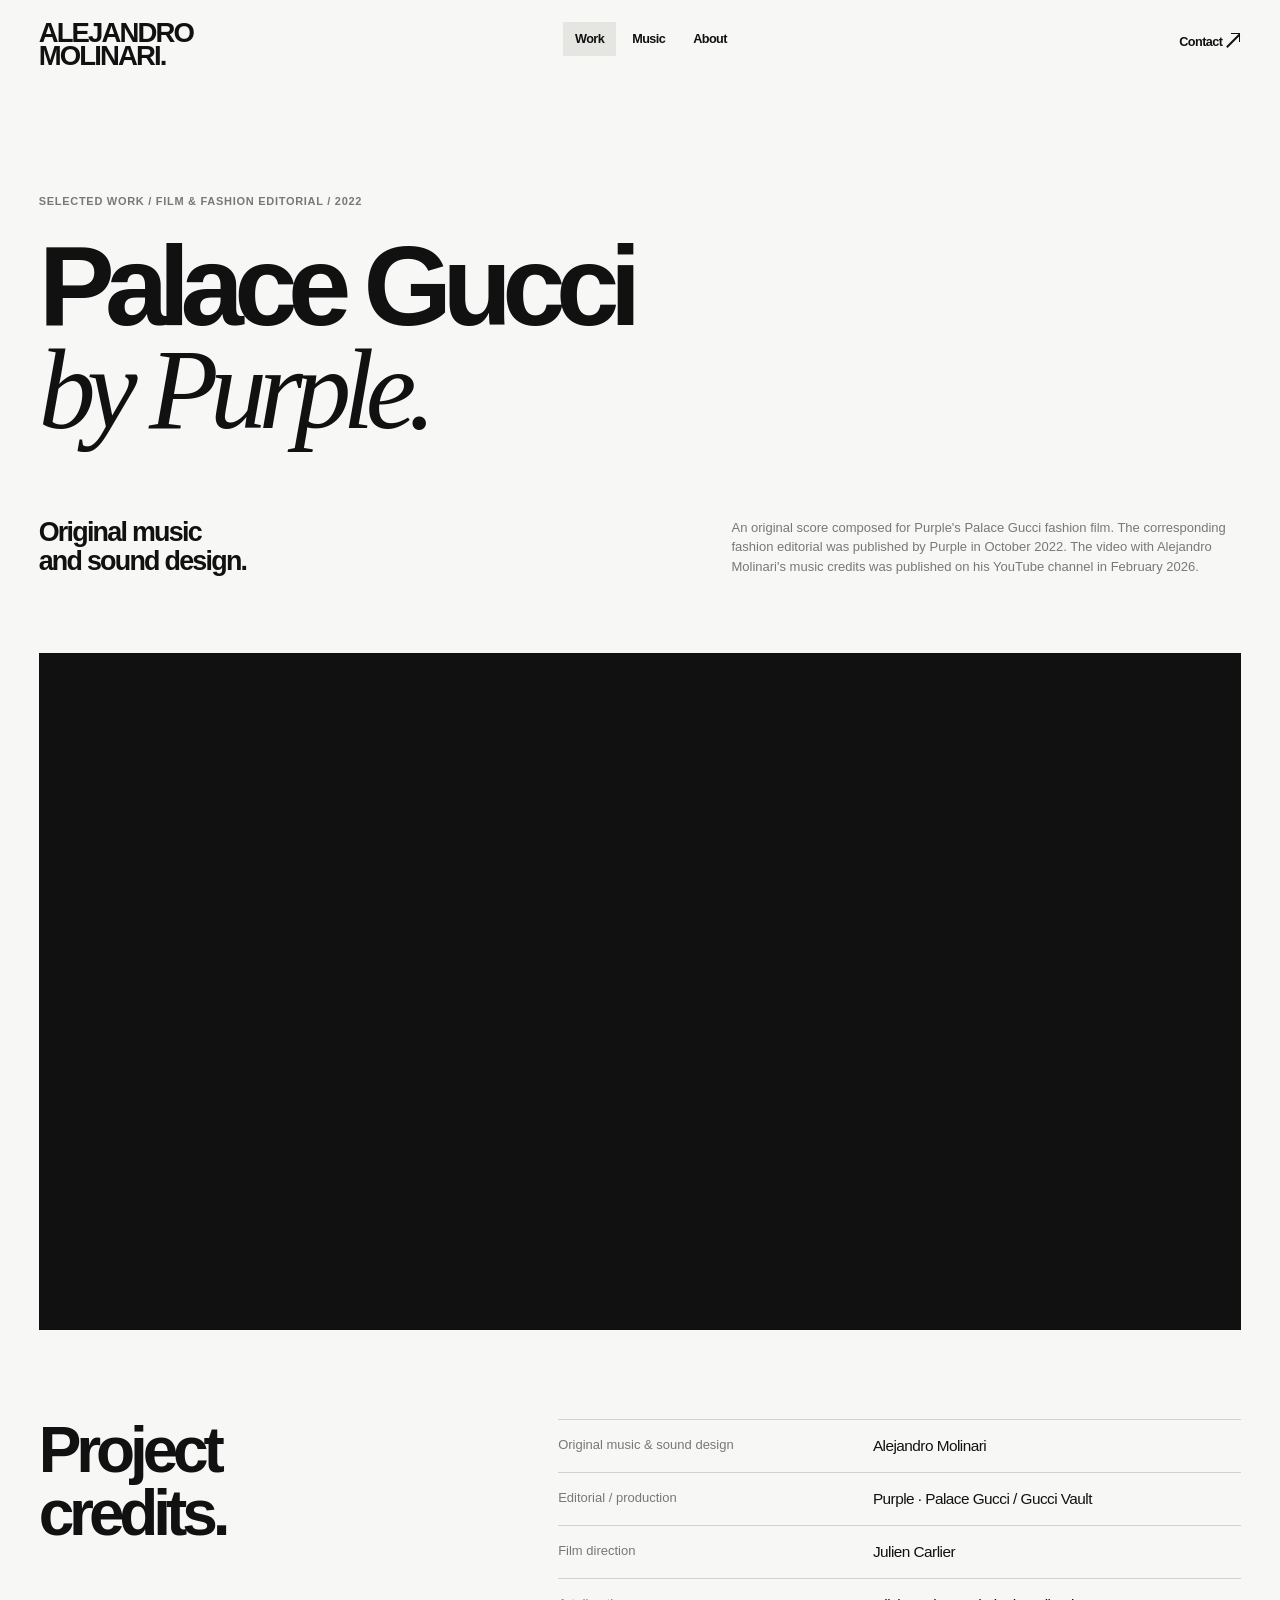
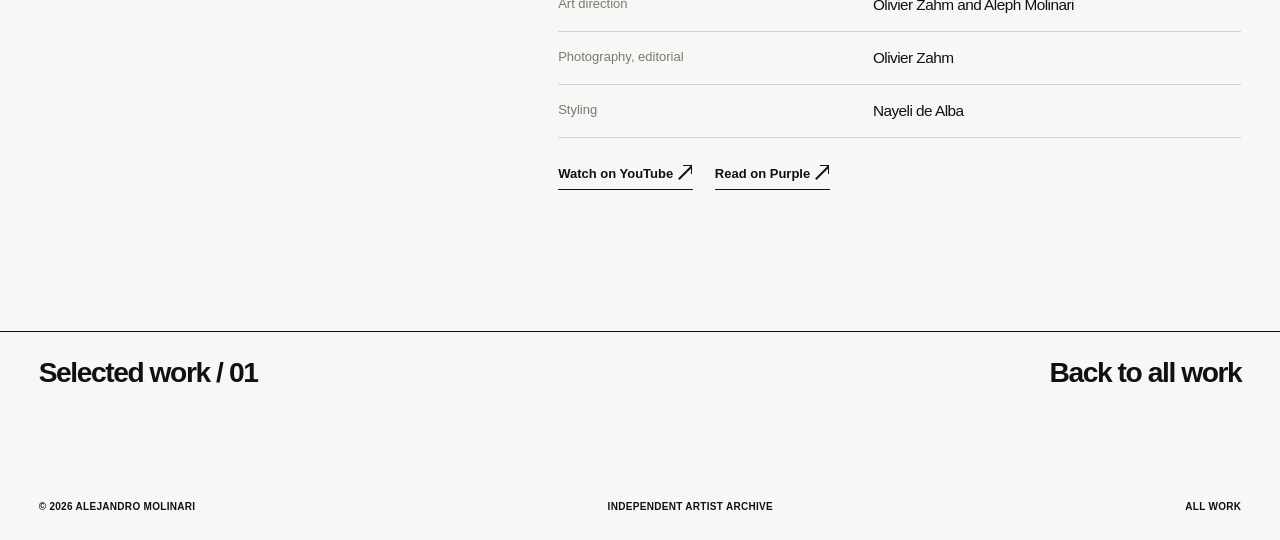
<file: work/gucci-palace/index.html>
<!doctype html>
<html lang="en"><head>
<meta charset="utf-8"><meta name="viewport" content="width=device-width, initial-scale=1">
<meta name="theme-color" content="#f7f7f5"><title>Palace Gucci by Purple | Alejandro Molinari</title>
<meta name="description" content="Original music and sound design by Alejandro Molinari for the Palace Gucci by Purple fashion film.">
<link rel="icon" href="/favicon.ico?v=am-20261021" sizes="any">
<link rel="icon" type="image/png" sizes="32x32" href="/favicon-32x32.png?v=am-20261021">
<link rel="icon" type="image/svg+xml" href="/favicon.svg?v=am-20261021">
<link rel="apple-touch-icon" sizes="180x180" href="/apple-touch-icon.png?v=am-20261021">
<link rel="stylesheet" href="../../styles.css?v=20261025-mobile-arrows">
</head><body>
<a class="skip-link" href="#main">Skip to content</a>
<header class="site-header"><a class="brand" href="../../#top">ALEJANDRO<br>MOLINARI<span class="brand-dot">.</span></a><nav class="main-nav" aria-label="Main navigation"><a class="nav-selected" href="../../#work">Work</a><a href="../../#music">Music</a><!-- PHOTOGRAPHY_PAUSED_20261025: restore nav link from docs/photography-paused.md --><a href="../../#about">About</a></nav><a class="top-contact" href="../../#contact">Contact <span aria-hidden="true" class="ui-external-icon"></span></a></header>
<main id="main"><section class="detail-hero"><p class="detail-kicker">Selected work / Film &amp; fashion editorial / 2022</p><h1>Palace Gucci<br><span>by Purple.</span></h1><div class="detail-headline"><p>Original music<br>and sound design.</p><aside>An original score composed for Purple's Palace Gucci fashion film. The corresponding fashion editorial was published by Purple in October 2022. The video with Alejandro Molinari's music credits was published on his YouTube channel in February 2026.</aside></div></section>
<div class="detail-player"><iframe title="Palace Gucci by Purple — original music and sound design by Alejandro Molinari" src="https://www.youtube-nocookie.com/embed/DiAL4F3Uxm8?rel=0" loading="lazy" allow="accelerometer; encrypted-media; gyroscope; picture-in-picture; web-share" referrerpolicy="strict-origin-when-cross-origin" allowfullscreen></iframe></div>
<section class="detail-credit-wrap"><h2>Project<br>credits.</h2><div><dl class="detail-credit-list"><div><dt>Original music &amp; sound design</dt><dd>Alejandro Molinari</dd></div><div><dt>Editorial / production</dt><dd>Purple · Palace Gucci / Gucci Vault</dd></div><div><dt>Film direction</dt><dd>Julien Carlier</dd></div><div><dt>Art direction</dt><dd>Olivier Zahm and Aleph Molinari</dd></div><div><dt>Photography, editorial</dt><dd>Olivier Zahm</dd></div><div><dt>Styling</dt><dd>Nayeli de Alba</dd></div></dl><div class="detail-sources"><a href="https://www.youtube.com/watch?v=DiAL4F3Uxm8" rel="noopener noreferrer" target="_blank">Watch on YouTube <span aria-hidden="true" class="ui-external-icon"></span></a><a href="https://purple.fr/diary/palace-gucci-by-purple-for-gucci-vault-2/" rel="noopener noreferrer" target="_blank">Read on Purple <span aria-hidden="true" class="ui-external-icon"></span></a></div></div></section>
<div class="detail-return"><span>Selected work / 01</span><a href="../../#work">Back to all work</a></div></main><footer class="site-footer"><span>© 2026 ALEJANDRO MOLINARI</span><span>INDEPENDENT ARTIST ARCHIVE</span><a href="../../#work">ALL WORK</a></footer></body></html>
</file>
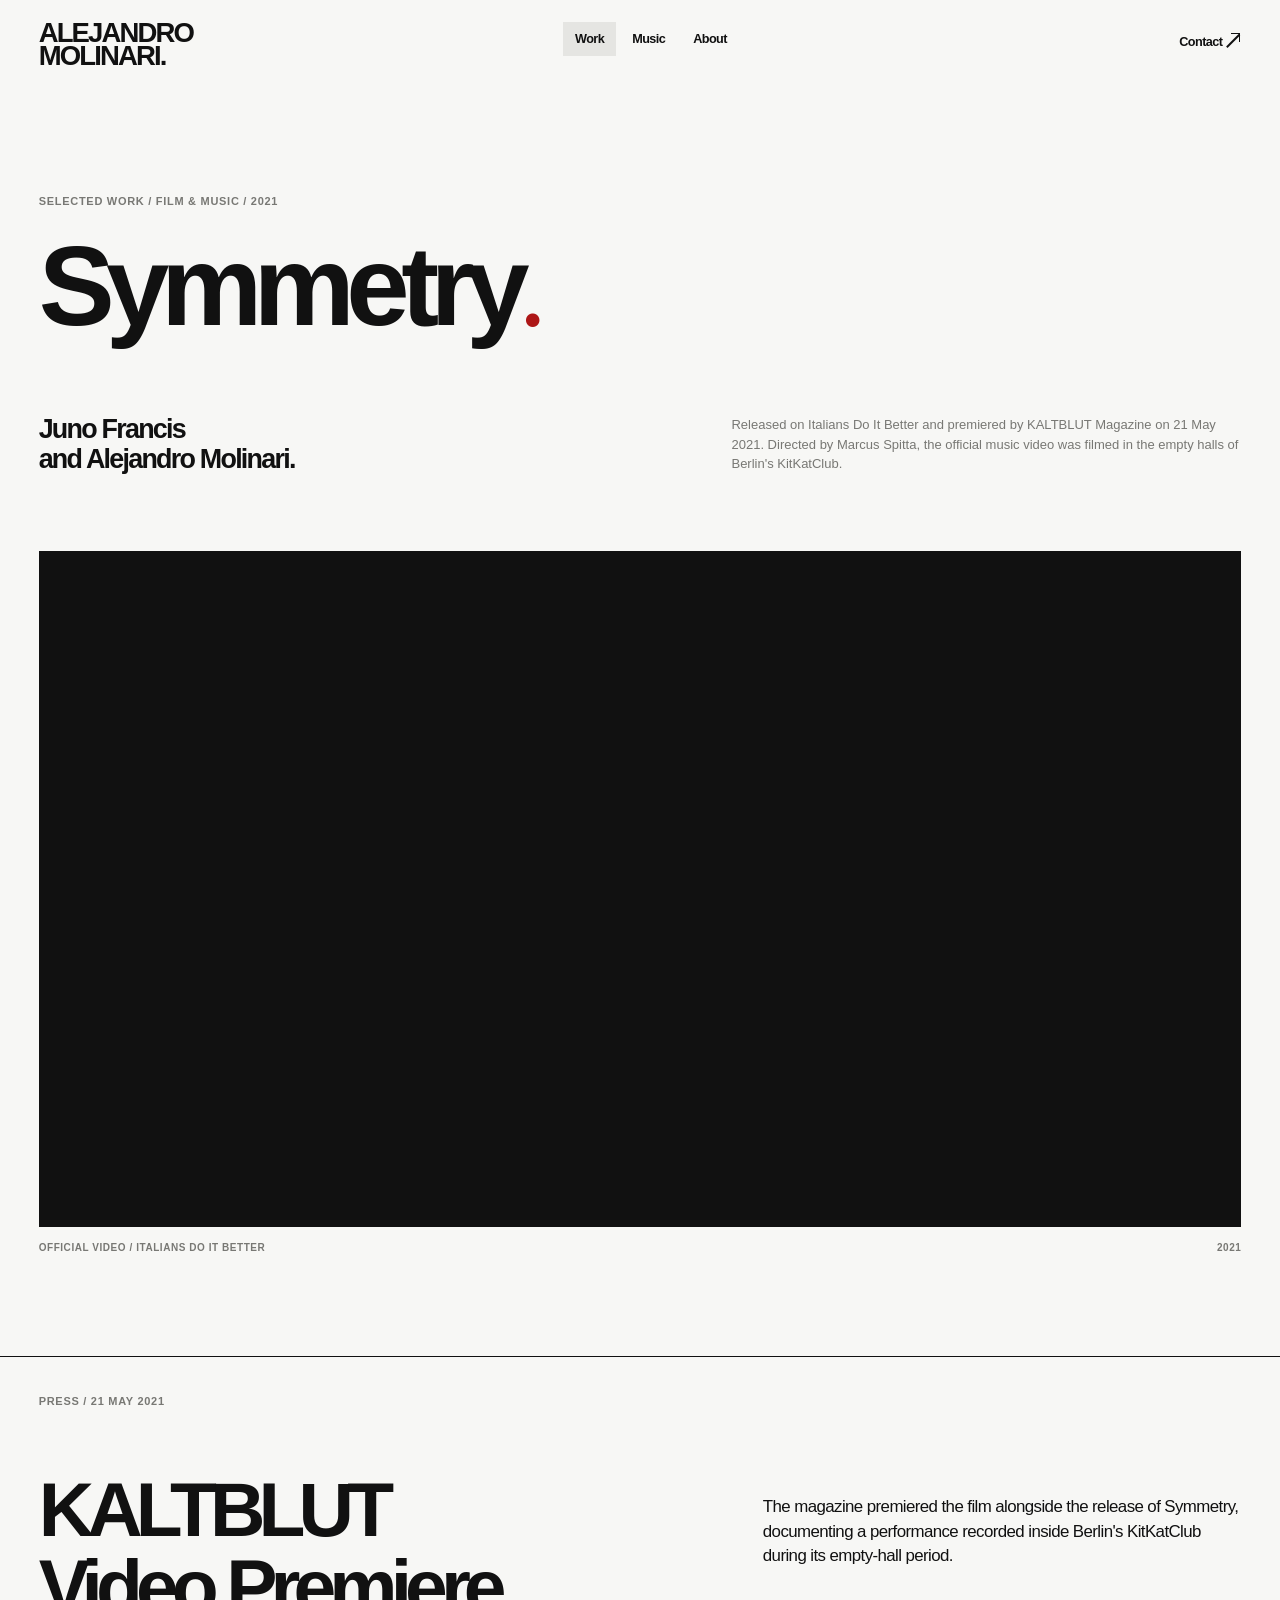
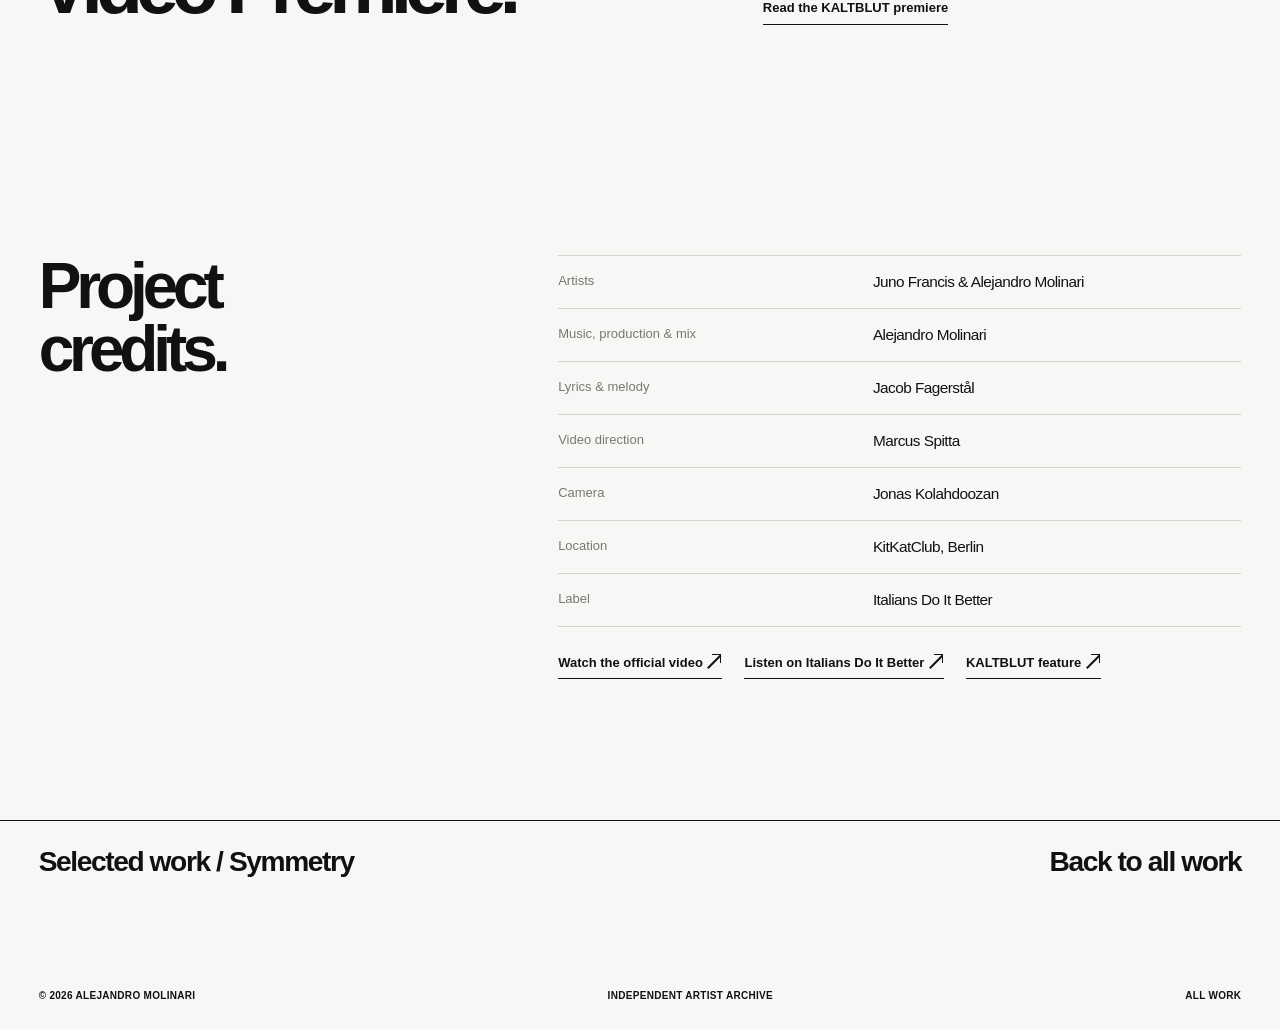
<file: work/symmetry/index.html>
<!doctype html>
<html lang="en">
<head>
  <meta charset="utf-8">
  <meta name="viewport" content="width=device-width, initial-scale=1">
  <meta name="theme-color" content="#f7f7f5">
  <title>Symmetry | KALTBLUT Video Premiere | Alejandro Molinari</title>
  <meta name="description" content="Symmetry by Juno Francis and Alejandro Molinari. Official video released by Italians Do It Better, premiered by KALTBLUT Magazine in May 2021.">
  <link rel="canonical" href="https://alejandromolinari.com/work/symmetry/">
  <meta property="og:type" content="video.other">
  <meta property="og:title" content="Symmetry | Juno Francis and Alejandro Molinari">
  <meta property="og:description" content="Official music video on Italians Do It Better. KALTBLUT video premiere, 21 May 2021.">
  <meta property="og:image" content="https://alejandromolinari.com/assets/symmetry-idib-official-video.webp">
  <meta property="og:url" content="https://alejandromolinari.com/work/symmetry/">
  <meta name="twitter:card" content="summary_large_image">
  <link rel="icon" href="/favicon.ico?v=am-20261021" sizes="any">
  <link rel="icon" type="image/png" sizes="32x32" href="/favicon-32x32.png?v=am-20261021">
  <link rel="icon" type="image/svg+xml" href="/favicon.svg?v=am-20261021">
  <link rel="apple-touch-icon" sizes="180x180" href="/apple-touch-icon.png?v=am-20261021">
  <link rel="stylesheet" href="../../styles.css?v=20261025-symmetry-film">
</head>
<body>
  <a class="skip-link" href="#main">Skip to content</a>
  <header class="site-header">
    <a class="brand" href="../../#top" aria-label="Alejandro Molinari home">ALEJANDRO<br>MOLINARI<span class="brand-dot">.</span></a>
    <nav class="main-nav" aria-label="Main navigation">
      <a class="nav-selected" href="../../#work">Work</a>
      <a href="../../#music">Music</a>
      <!-- PHOTOGRAPHY_PAUSED_20261025: see docs/photography-paused.md -->
      <a href="../../#about">About</a>
    </nav>
    <a class="top-contact" href="../../#contact">Contact <span aria-hidden="true" class="ui-external-icon"></span></a>
  </header>
  <main id="main" class="symmetry-project">
    <section class="detail-hero" aria-labelledby="symmetry-title">
      <p class="detail-kicker">Selected work / Film &amp; music / 2021</p>
      <h1 id="symmetry-title">Symmetry<span>.</span></h1>
      <div class="detail-headline">
        <p>Juno Francis<br>and Alejandro Molinari.</p>
        <aside>Released on Italians Do It Better and premiered by KALTBLUT Magazine on 21 May 2021. Directed by Marcus Spitta, the official music video was filmed in the empty halls of Berlin's KitKatClub.</aside>
      </div>
    </section>
    <div class="detail-player" id="official-video">
      <iframe title="Symmetry official music video by Juno Francis and Alejandro Molinari, Italians Do It Better" src="https://www.youtube-nocookie.com/embed/wmRRiQqba30?rel=0" loading="lazy" referrerpolicy="strict-origin-when-cross-origin" allow="accelerometer; encrypted-media; gyroscope; picture-in-picture; web-share" allowfullscreen></iframe>
    </div>
    <div class="symmetry-film-caption"><span>Official video / Italians Do It Better</span><span>2021</span></div>

    <section class="symmetry-premiere" aria-labelledby="symmetry-premiere-title">
      <p class="symmetry-premiere-kicker">Press / 21 May 2021</p>
      <div class="symmetry-premiere-body">
        <h2 id="symmetry-premiere-title">KALTBLUT<br>Video Premiere.</h2>
        <div class="symmetry-premiere-copy">
          <p>The magazine premiered the film alongside the release of Symmetry, documenting a performance recorded inside Berlin's KitKatClub during its empty-hall period.</p>
          <a href="https://www.kaltblut-magazine.com/video-premiere-juno-francis-alejandro-molinari-symmetry/" target="_blank" rel="noopener noreferrer">Read the KALTBLUT premiere</a>
        </div>
      </div>
    </section>

    <section class="detail-credit-wrap" aria-labelledby="symmetry-credits-title">
      <h2 id="symmetry-credits-title">Project<br>credits.</h2>
      <div>
        <dl class="detail-credit-list">
          <div><dt>Artists</dt><dd>Juno Francis &amp; Alejandro Molinari</dd></div>
          <div><dt>Music, production &amp; mix</dt><dd>Alejandro Molinari</dd></div>
          <div><dt>Lyrics &amp; melody</dt><dd>Jacob Fagerstål</dd></div>
          <div><dt>Video direction</dt><dd>Marcus Spitta</dd></div>
          <div><dt>Camera</dt><dd>Jonas Kolahdoozan</dd></div>
          <div><dt>Location</dt><dd>KitKatClub, Berlin</dd></div>
          <div><dt>Label</dt><dd>Italians Do It Better</dd></div>
        </dl>
        <div class="detail-sources">
          <a href="https://www.youtube.com/watch?v=wmRRiQqba30" target="_blank" rel="noopener noreferrer">Watch the official video <span aria-hidden="true" class="ui-external-icon"></span></a>
          <a href="https://idib.ffm.to/symmetry" target="_blank" rel="noopener noreferrer">Listen on Italians Do It Better <span aria-hidden="true" class="ui-external-icon"></span></a>
          <a href="https://www.kaltblut-magazine.com/video-premiere-juno-francis-alejandro-molinari-symmetry/" target="_blank" rel="noopener noreferrer">KALTBLUT feature <span aria-hidden="true" class="ui-external-icon"></span></a>
        </div>
      </div>
    </section>
    <div class="detail-return"><span>Selected work / Symmetry</span><a href="../../#work">Back to all work</a></div>
  </main>
  <footer class="site-footer"><span>© 2026 ALEJANDRO MOLINARI</span><span>INDEPENDENT ARTIST ARCHIVE</span><a href="../../#work">ALL WORK</a></footer>
</body>
</html>
</file>
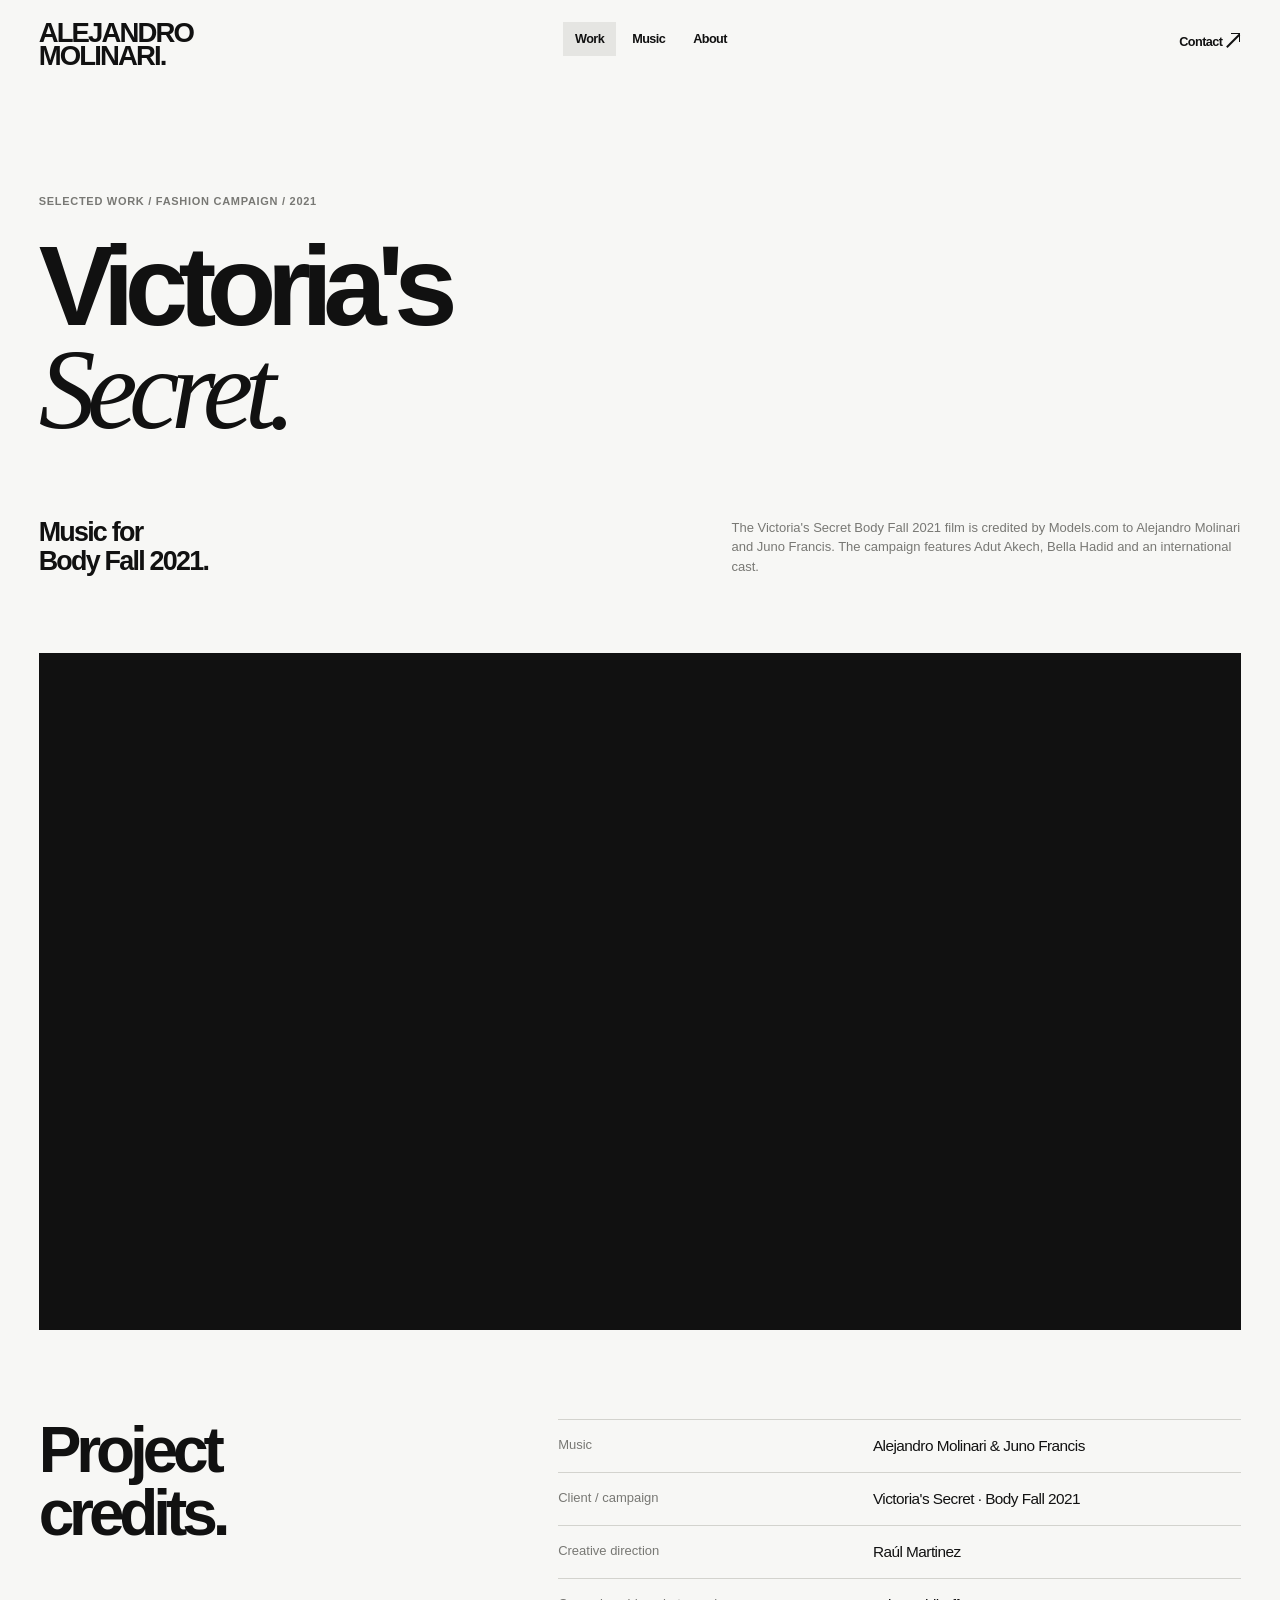
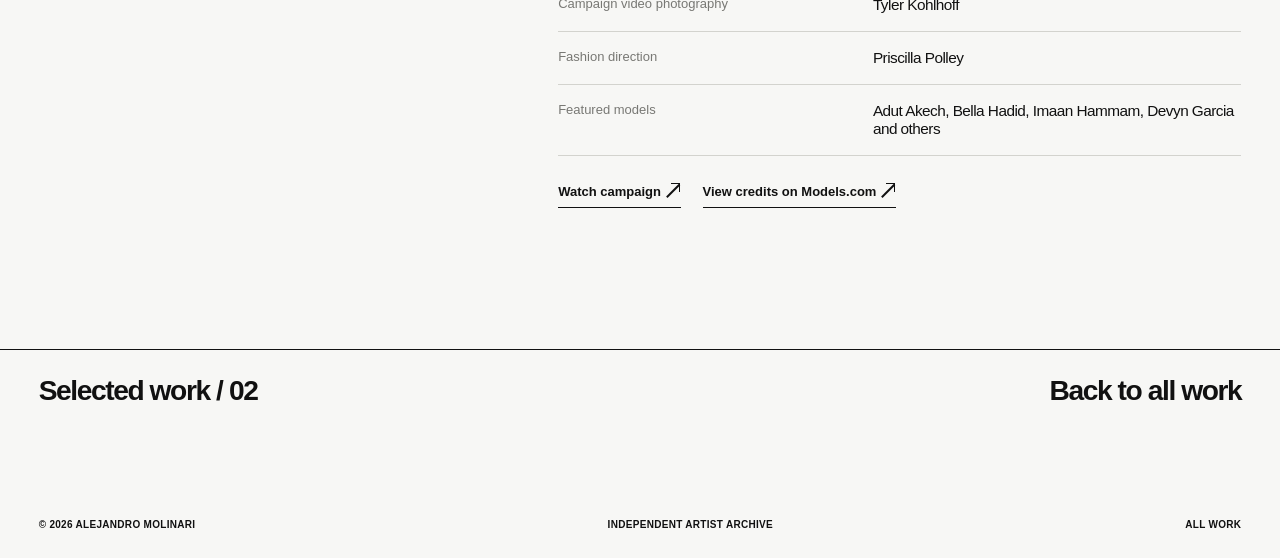
<file: work/victorias-secret-body/index.html>
<!doctype html>
<html lang="en"><head>
<meta charset="utf-8"><meta name="viewport" content="width=device-width, initial-scale=1">
<meta name="theme-color" content="#f7f7f5"><title>Victoria's Secret Body Fall 2021 | Alejandro Molinari</title>
<meta name="description" content="Music by Alejandro Molinari and Juno Francis for Victoria's Secret Body Fall 2021.">
<link rel="icon" href="/favicon.ico?v=am-20261021" sizes="any">
<link rel="icon" type="image/png" sizes="32x32" href="/favicon-32x32.png?v=am-20261021">
<link rel="icon" type="image/svg+xml" href="/favicon.svg?v=am-20261021">
<link rel="apple-touch-icon" sizes="180x180" href="/apple-touch-icon.png?v=am-20261021">
<link rel="stylesheet" href="../../styles.css?v=20261025-mobile-arrows">
</head><body>
<a class="skip-link" href="#main">Skip to content</a>
<header class="site-header"><a class="brand" href="../../#top">ALEJANDRO<br>MOLINARI<span class="brand-dot">.</span></a><nav class="main-nav" aria-label="Main navigation"><a class="nav-selected" href="../../#work">Work</a><a href="../../#music">Music</a><!-- PHOTOGRAPHY_PAUSED_20261025: restore nav link from docs/photography-paused.md --><a href="../../#about">About</a></nav><a class="top-contact" href="../../#contact">Contact <span aria-hidden="true" class="ui-external-icon"></span></a></header>
<main id="main"><section class="detail-hero"><p class="detail-kicker">Selected work / Fashion campaign / 2021</p><h1>Victoria's<br><span>Secret.</span></h1><div class="detail-headline"><p>Music for<br>Body Fall 2021.</p><aside>The Victoria's Secret Body Fall 2021 film is credited by Models.com to Alejandro Molinari and Juno Francis. The campaign features Adut Akech, Bella Hadid and an international cast.</aside></div></section>
<div class="detail-player"><iframe title="Victoria's Secret Body Fall 2021 campaign film" src="https://www.youtube-nocookie.com/embed/Jcr2RBxFmLQ?rel=0" loading="lazy" allow="accelerometer; encrypted-media; gyroscope; picture-in-picture; web-share" referrerpolicy="strict-origin-when-cross-origin" allowfullscreen></iframe></div>
<section class="detail-credit-wrap"><h2>Project<br>credits.</h2><div><dl class="detail-credit-list"><div><dt>Music</dt><dd>Alejandro Molinari &amp; Juno Francis</dd></div><div><dt>Client / campaign</dt><dd>Victoria's Secret · Body Fall 2021</dd></div><div><dt>Creative direction</dt><dd>Raúl Martinez</dd></div><div><dt>Campaign video photography</dt><dd>Tyler Kohlhoff</dd></div><div><dt>Fashion direction</dt><dd>Priscilla Polley</dd></div><div><dt>Featured models</dt><dd>Adut Akech, Bella Hadid, Imaan Hammam, Devyn Garcia and others</dd></div></dl><div class="detail-sources"><a href="https://www.youtube.com/watch?v=Jcr2RBxFmLQ" target="_blank" rel="noopener noreferrer">Watch campaign <span aria-hidden="true" class="ui-external-icon"></span></a><a href="https://models.com/work/victorias-secret-victorias-secret-body-fall-2021-by-alejandro-molinari--juno-francis/1919266" rel="noopener noreferrer" target="_blank">View credits on Models.com <span aria-hidden="true" class="ui-external-icon"></span></a></div></div></section>
<div class="detail-return"><span>Selected work / 02</span><a href="../../#work">Back to all work</a></div></main><footer class="site-footer"><span>© 2026 ALEJANDRO MOLINARI</span><span>INDEPENDENT ARTIST ARCHIVE</span><a href="../../#work">ALL WORK</a></footer></body></html>
</file>
<file: styles.css>
/* ALEJANDRO MOLINARI · PERSONAL ARCHIVE · MOUTHWASH-INSPIRED EDITORIAL DIRECTION
   Neutral grotesk, open whitespace and edge-to-edge artwork; no third-party assets/fonts. */
:root{--paper:#f7f7f5;--ink:#111111;--muted:#787874;--line:#d3d3ce;--side:clamp(22px,3.02vw,58px);--gap:clamp(8px,.55vw,11px)}
*{box-sizing:border-box}html{scroll-behavior:smooth;scroll-padding-top:24px}body{margin:0;background:var(--paper);color:var(--ink);font-family:Arial,Helvetica,sans-serif;font-size:14px;-webkit-font-smoothing:antialiased}a{color:inherit;text-decoration:none}a:focus-visible,button:focus-visible{outline:2px solid #3030ec;outline-offset:4px}button{font:inherit}img{display:block;width:100%;height:100%;object-fit:cover}.skip-link{position:absolute;top:-5em;left:10px;background:var(--ink);color:white;padding:12px;z-index:100}.skip-link:focus{top:10px}.site-header{position:relative;z-index:3;display:grid;grid-template-columns:1.3fr 1fr .7fr;align-items:start;gap:24px;padding:22px var(--side) 0}.brand{display:inline-block;width:max-content;font-size:clamp(22px,2.15vw,38px);font-weight:900;letter-spacing:-.068em;line-height:.82}.brand-dot{color:var(--ink)}.main-nav{justify-self:start;display:flex;align-items:center;gap:4px}.main-nav a,.top-contact{font-size:clamp(12px,.99vw,16px);font-weight:750;letter-spacing:-.045em;padding:10px 12px}.main-nav a:hover,.main-nav a.nav-selected{background:#e5e5e2}.top-contact{justify-self:end;padding-right:0}.top-contact span{display:inline-block;transition:transform .2s}.top-contact:hover span{transform:translate(3px,-3px)}
.work-intro{padding:clamp(100px,11.25vw,190px) var(--side) clamp(116px,10.1vw,185px);display:grid;grid-template-columns:1.36fr 1fr .69fr;gap:24px;align-items:start;min-height:365px}.intro-title-block,.intro-description,.filters{min-width:0}.intro-overline{font-size:clamp(10px,.7vw,12px);font-weight:650;text-transform:uppercase;letter-spacing:.065em;color:var(--muted);margin:-26px 0 14px}.work-intro h1{font-size:clamp(28px,2.5vw,43px);font-weight:800;letter-spacing:-.075em;line-height:1;margin:0}.count{font-size:.33em;font-weight:500;letter-spacing:-.02em;vertical-align:top;padding-left:4px;color:var(--muted)}.intro-description{padding-top:0}.intro-description p{font-size:clamp(18px,1.65vw,28px);line-height:1.11;letter-spacing:-.065em;font-weight:650;margin:0 0 26px}.intro-description span{font-size:clamp(12px,.85vw,15px);color:#787873;letter-spacing:-.025em;line-height:1.35}.filters{display:grid;grid-template-columns:auto 1fr;gap:12px;font-size:12px}.filter-label{font-size:11px;font-weight:780}.filter-list{display:flex;flex-direction:column;align-items:flex-start;gap:0}.filter{border:0;background:none;color:#93938d;padding:0;margin-bottom:4px;cursor:pointer;line-height:1.15;text-align:left;font-size:clamp(13px,.96vw,16px);letter-spacing:-.03em}.filter:hover,.filter.active{color:#121212}.filter.active{font-weight:700}.filter.active::before{content:'● ';font-size:.62em;vertical-align:1px}
.work-section{padding:0 var(--side)}.project-grid{display:grid;grid-template-columns:repeat(3,minmax(0,1fr));column-gap:var(--gap);row-gap:clamp(46px,4.4vw,88px)}.project[hidden]{display:none!important}.project-media{width:100%;display:flex;position:relative;overflow:hidden;aspect-ratio:1.16;border-radius:1px;transition:background .2s}.project-media img{transition:transform .6s cubic-bezier(.2,.7,.2,1);object-position:center 44%}.project-media:hover img{transform:scale(1.035)}.media-arrow{display:block;position:absolute;right:18px;top:16px;color:white;font-size:26px;font-weight:400;opacity:0;transition:transform .2s,opacity .2s;filter:drop-shadow(0 1px 2px #1116)}.project-media:hover .media-arrow,.project-media:focus-visible .media-arrow{opacity:1;transform:translate(3px,-3px)}.image-caption{position:absolute;left:18px;bottom:17px;color:#ffffff;font-size:10px;letter-spacing:.08em;font-weight:700;text-shadow:0 2px 4px #0008}.project-info{padding:14px 3px 0;display:flex;justify-content:space-between;gap:16px}.project-info h2{margin:0 0 4px;font-size:clamp(15px,1.3vw,22px);letter-spacing:-.055em;line-height:1.08;font-weight:700}.project-info p{margin:0;color:var(--muted);font-size:clamp(11px,.85vw,14px);line-height:1.5}.project-info>span{font-size:clamp(10px,.7vw,13px);color:var(--muted);white-space:nowrap;flex:none;padding-top:3px}
.artwork-vogue{background:radial-gradient(circle at 82% 75%,#333f83 0,#172b62 35%,#111835 88%);color:#f4f3ec;flex-direction:column;justify-content:space-between;padding:28px 26px}.artwork-eyebrow{font-size:clamp(10px,.82vw,13px);font-weight:700;letter-spacing:.025em;line-height:1}.artwork-vogue-title{font-family:Georgia,'Times New Roman',serif;letter-spacing:-.07em;font-size:clamp(69px,7.8vw,144px);font-weight:400;line-height:.86;white-space:nowrap}.artwork-vogue-title span{display:inline-block;font-family:Arial,Helvetica,sans-serif;font-size:.21em;letter-spacing:-.06em;font-weight:700;vertical-align:top;margin-left:.3em}.artwork-footnote{font-size:clamp(10px,.7vw,13px);letter-spacing:.05em;line-height:1.35;font-weight:700}.artwork-purple{background:#d8dfc5;color:#131c0b;flex-direction:column;justify-content:space-between;padding:28px}.artwork-purple .artwork-eyebrow{font-size:clamp(11px,.78vw,14px)}.artwork-purple-number{font-weight:900;letter-spacing:-.11em;font-size:clamp(125px,14vw,275px);line-height:.8;white-space:nowrap;margin-left:-.04em}.artwork-purple-number span{display:block;margin-left:13%;}.artwork-purple-bottom{font-size:clamp(11px,1vw,16px);line-height:1.08;letter-spacing:-.045em;font-weight:800}.artwork-purple .media-arrow{color:#111}.artwork-culto{background:#f4f2ee;display:grid;place-items:center;padding:8% 19%}.artwork-culto img{object-fit:contain;filter:contrast(1.04)}.artwork-culto .media-arrow{color:#111;filter:none}.artwork-blue{background:#092f89}.artwork-blue img{object-position:center 42%}.artwork-red{background:#ff2109}.artwork-red img{object-position:center}.artwork-amber{background:#8d4408}.artwork-amber img{object-position:center 39%}.section-note{border-top:1px solid var(--line);padding:23px 0;margin-top:clamp(88px,8.9vw,140px);display:grid;grid-template-columns:1.36fr 1.69fr;gap:24px}.section-note span{font-size:11px;font-weight:800;letter-spacing:.035em}.section-note p{font-size:clamp(12px,.9vw,15px);color:var(--muted);line-height:1.4;margin:0;max-width:510px}
.horizontal-section{border-top:1px solid var(--ink);padding:26px var(--side) clamp(104px,10vw,190px);display:grid;grid-template-columns:1fr 1.5fr;gap:clamp(25px,4vw,80px)}.section-id>span{font-weight:800;font-size:12px;letter-spacing:.03em}.section-id h2{font-size:clamp(36px,5vw,86px);letter-spacing:-.089em;line-height:.98;margin:70px 0 0;font-weight:800}.section-intro{margin:68px 0 37px;font-size:clamp(17px,1.6vw,27px);font-weight:700;letter-spacing:-.055em}.music-list{border-top:1px solid var(--line)}.music-list a{display:grid;grid-template-columns:37px 1fr auto 24px;align-items:baseline;gap:8px;border-bottom:1px solid var(--line);padding:21px 0;transition:padding-left .2s}.music-list a:hover{padding-left:8px}.number{font-size:11px;color:var(--muted);vertical-align:baseline}.track-title{font-size:clamp(18px,1.75vw,31px);font-weight:650;letter-spacing:-.06em;line-height:1.1}.track-title small{font-size:.43em;color:var(--muted);font-weight:450;white-space:nowrap;letter-spacing:-.02em}.track-meta{font-size:12px;color:var(--muted);white-space:nowrap}.arrow{font-size:20px}.underlined-link{display:inline-flex;gap:60px;justify-content:space-between;padding:16px 0 7px;border-bottom:1px solid var(--ink);font-size:14px;font-weight:700;margin-top:40px}.about-content{padding-top:68px}.about-lead{margin:0 0 90px;max-width:900px;font-size:clamp(28px,3.55vw,60px);font-weight:650;letter-spacing:-.069em;line-height:1.08}.about-columns{display:grid;grid-template-columns:1fr 1fr;gap:40px}.about-columns p{font-size:clamp(15px,1.24vw,21px);letter-spacing:-.033em;line-height:1.4;margin:0}.about-columns a{text-decoration:underline;text-underline-offset:4px}
.contact-section{background:#111;color:#f7f7f5;padding:30px var(--side) 55px;margin-top:25px}.contact-top{display:flex;justify-content:space-between;font-size:11px;font-weight:780}.contact-section h2{font-size:clamp(100px,15.7vw,285px);font-weight:800;letter-spacing:-.11em;line-height:.9;margin:clamp(110px,10vw,200px) 0 clamp(110px,11vw,230px);white-space:nowrap}.contact-section h2 span{color:#b1b1ac}.contact-bottom{display:flex;justify-content:space-between;align-items:end;gap:30px}.contact-bottom p{font-size:clamp(18px,1.6vw,30px);letter-spacing:-.05em;line-height:1.1;font-weight:650;margin:0}.contact-list{display:grid;grid-template-columns:repeat(3,1fr);gap:clamp(24px,5vw,100px);font-size:15px;font-weight:650}.contact-list a{display:inline-flex;justify-content:space-between;gap:26px;border-bottom:1px solid #585853;padding-bottom:10px;min-width:130px}.contact-list a:hover{border-bottom-color:#f7f7f5}.site-footer{padding:22px var(--side) 28px;display:flex;justify-content:space-between;gap:20px;font-size:10px;font-weight:750;letter-spacing:.03em}.site-footer a:hover{text-decoration:underline}
@media(max-width:1050px){.site-header{grid-template-columns:1fr auto auto;gap:15px}.work-intro{grid-template-columns:1fr 1fr .65fr}.artwork-vogue{padding:17px}.artwork-vogue-title{font-size:clamp(62px,8vw,99px)}.artwork-purple{padding:18px}.artwork-purple-number{font-size:clamp(110px,15vw,180px)}.project-info{flex-wrap:wrap;gap:5px}.section-id h2{font-size:clamp(40px,5vw,70px)}}
@media(max-width:760px){:root{--side:20px;--gap:8px}.site-header{padding-top:19px;grid-template-columns:1fr auto;grid-template-areas:'logo contact' 'nav nav';row-gap:23px}.brand{grid-area:logo;font-size:29px}.main-nav{grid-area:nav;justify-self:start;gap:0;margin-left:-9px}.main-nav a{font-size:14px;padding:9px}.top-contact{grid-area:contact;font-size:14px;padding:8px 0}.work-intro{padding:105px var(--side) 67px;grid-template-columns:1fr 1fr;gap:33px 16px;min-height:initial}.intro-overline{font-size:9px;margin-bottom:10px;margin-top:-17px}.work-intro h1{font-size:31px}.intro-description{align-self:center}.intro-description p{font-size:18px;margin-bottom:12px}.intro-description span{font-size:12px}.filters{grid-column:1/-1;display:flex;gap:16px;align-items:center;border-top:1px solid var(--line);padding-top:14px}.filter-list{flex-direction:row;flex-wrap:wrap;gap:0 18px}.filter{font-size:13px;margin:0}.project-grid{grid-template-columns:repeat(2,minmax(0,1fr));row-gap:41px}.project-media{aspect-ratio:.93}.project-info h2{font-size:17px}.project-info>span{font-size:10px}.project-info p{font-size:11px}.artwork-vogue{padding:16px}.artwork-vogue-title{font-size:clamp(58px,10vw,100px)}.artwork-purple{padding:15px}.artwork-purple-number{font-size:clamp(100px,17vw,175px)}.artwork-purple-bottom{font-size:11px}.artwork-culto{padding:7%}.image-caption{font-size:8px}.section-note{margin-top:90px;grid-template-columns:1fr;gap:12px}.horizontal-section{padding:26px var(--side) 96px;grid-template-columns:1fr;gap:24px}.section-id h2{margin-top:28px;font-size:clamp(47px,9vw,75px)}.section-intro{margin:14px 0 29px}.about-content{padding-top:6px}.about-lead{margin-bottom:36px}.about-columns{gap:24px}.contact-section h2{font-size:clamp(84px,16vw,150px);margin:110px 0 120px}.contact-list{gap:15px}.contact-list a{min-width:80px}.site-footer{flex-wrap:wrap;font-size:9px}}
@media(max-width:490px){.site-header{row-gap:17px}.brand{font-size:25px}.work-intro{padding-top:84px;grid-template-columns:1fr 1fr;gap:25px 9px}.work-intro h1{font-size:26px}.intro-description p{font-size:15px}.intro-description span{font-size:10px}.filter-list{gap:8px 13px}.filter{font-size:12px}.project-grid{grid-template-columns:1fr;row-gap:46px}.project-media{aspect-ratio:1.17}.artwork-vogue{padding:24px}.artwork-vogue-title{font-size:clamp(92px,21vw,125px)}.artwork-purple{padding:25px}.artwork-purple-number{font-size:clamp(155px,34vw,225px)}.project-info h2{font-size:20px}.project-info p{font-size:13px}.project-info>span{font-size:11px}.image-caption{font-size:10px}.section-note{margin-top:84px}.section-id h2{font-size:50px}.music-list a{grid-template-columns:24px 1fr 19px;gap:6px;padding:19px 0}.track-title{font-size:21px}.track-title small{display:block;margin-top:5px;font-size:10px}.track-meta{display:none}.about-lead{font-size:32px}.about-columns{grid-template-columns:1fr;gap:18px}.about-columns p{font-size:17px}.contact-section{padding-top:23px;padding-bottom:39px}.contact-section h2{font-size:clamp(66px,17vw,98px);margin:125px 0 150px}.contact-bottom{display:block}.contact-bottom p{font-size:21px;margin-bottom:45px}.contact-list{grid-template-columns:1fr;gap:20px}.contact-list a{font-size:17px}.site-footer{gap:9px}.site-footer span:nth-child(2){display:none}}
@media(prefers-reduced-motion:reduce){*,*::before,*::after{scroll-behavior:auto!important;transition:none!important;animation:none!important}}

/* Commissioned film portfolio cards: preserve the original editorial grid. */
.artwork-gucci,.artwork-victoria,.artwork-stay{flex-direction:column;justify-content:space-between;padding:clamp(18px,1.65vw,31px)}
.artwork-gucci{color:#f5f3ed;background-color:#202125;background-image:linear-gradient(180deg,rgba(0,0,0,.65),rgba(0,0,0,.08) 42%,rgba(0,0,0,.78)),url('https://i.ytimg.com/vi/DiAL4F3Uxm8/hqdefault.jpg');background-position:center;background-size:cover}
.artwork-gucci-title{font-family:Georgia,'Times New Roman',serif;font-size:clamp(58px,5.8vw,110px);font-weight:400;line-height:.89;letter-spacing:-.085em}
.artwork-gucci-title strong{font-weight:400;font-style:italic}
.artwork-gucci-foot,.artwork-victoria-foot,.artwork-stay-foot{display:flex;justify-content:space-between;align-items:end;gap:10px;font-size:clamp(10px,.73vw,13px);font-weight:730;line-height:1.2;letter-spacing:.02em}
.artwork-gucci-foot span,.artwork-victoria-foot span,.artwork-stay-foot span{font-size:25px;font-weight:400;line-height:.5}
.artwork-victoria{color:#fff8f4;background-color:#78655b;background-image:url('assets/victoria-secret-portfolio-2026.avif');background-position:center;background-size:cover}
/* The approved cover already contains these exact labels; keep semantic HTML without double-rendering the text. */
.artwork-victoria>.artwork-eyebrow,.artwork-victoria>.artwork-victoria-title,.artwork-victoria>.artwork-victoria-foot{opacity:0}
.artwork-victoria-title{font-family:Georgia,'Times New Roman',serif;font-size:clamp(44px,4.9vw,88px);font-weight:400;letter-spacing:-.065em;line-height:.94}
.artwork-stay{color:#d8e3de;background:linear-gradient(155deg,#192121 4%,#435853 54%,#111818 100%);position:relative}
.artwork-stay::after{content:'';position:absolute;inset:0;background:repeating-linear-gradient(110deg,transparent 0,transparent 34px,rgba(255,255,255,.035) 35px,transparent 36px);pointer-events:none}
.artwork-stay-title{font-size:clamp(82px,7.9vw,152px);font-weight:900;letter-spacing:-.092em;line-height:.78}
.artwork-stay-title span{color:#9aada5}
@media(max-width:760px){.artwork-gucci,.artwork-victoria,.artwork-stay{padding:18px}.artwork-gucci-title{font-size:clamp(50px,9vw,90px)}.artwork-victoria-title{font-size:clamp(39px,6.6vw,72px)}.artwork-stay-title{font-size:clamp(80px,12vw,125px)}}
@media(max-width:490px){.artwork-gucci,.artwork-victoria,.artwork-stay{padding:25px}.artwork-gucci-title{font-size:clamp(64px,17vw,108px)}.artwork-victoria-title{font-size:clamp(48px,13vw,78px)}.artwork-stay-title{font-size:clamp(100px,22vw,156px)}}

/* Selected film detail pages. */
.detail-hero{padding:clamp(80px,10vw,180px) var(--side) clamp(45px,6vw,105px)}
.detail-hero .detail-kicker{font-size:11px;text-transform:uppercase;font-weight:750;letter-spacing:.065em;color:var(--muted);margin:0 0 28px}
.detail-hero h1{font-size:clamp(58px,8.9vw,155px);letter-spacing:-.085em;line-height:.9;font-weight:800;margin:0}
.detail-hero h1 span{font-weight:400;font-family:Georgia,'Times New Roman',serif;letter-spacing:-.075em;font-style:italic}
.detail-headline{margin-top:clamp(45px,6vw,94px);display:grid;grid-template-columns:1.3fr 1fr;gap:30px}
.detail-headline p{font-size:clamp(22px,2.1vw,37px);letter-spacing:-.065em;line-height:1.09;font-weight:650;margin:0}
.detail-headline aside{font-size:clamp(13px,.95vw,16px);color:var(--muted);line-height:1.5;max-width:510px}
.detail-player{margin:0 var(--side);width:calc(100% - 2 * var(--side));aspect-ratio:16 / 9;background:#111;overflow:hidden}
.detail-player iframe{display:block;width:100%;height:100%;border:0}
.detail-credit-wrap{padding:clamp(65px,7vw,122px) var(--side) clamp(110px,11vw,190px);display:grid;grid-template-columns:1fr 1.5fr;gap:clamp(25px,5vw,100px)}
.detail-credit-wrap h2{font-size:clamp(35px,5vw,82px);letter-spacing:-.08em;line-height:.98;margin:0;font-weight:780}
.detail-credit-list{margin:0;border-top:1px solid var(--line)}
.detail-credit-list div{border-bottom:1px solid var(--line);display:grid;grid-template-columns:minmax(130px,.8fr) 1fr;gap:20px;padding:17px 0}
.detail-credit-list dt{color:var(--muted);font-size:13px}
.detail-credit-list dd{font-size:clamp(15px,1.2vw,21px);margin:0;letter-spacing:-.035em}
.detail-sources{margin-top:26px;display:flex;flex-wrap:wrap;gap:22px}
.detail-sources a{font-size:13px;font-weight:700;border-bottom:1px solid var(--ink);padding-bottom:8px}
.detail-return{border-top:1px solid var(--ink);padding:25px var(--side) 90px;display:flex;justify-content:space-between;font-size:clamp(18px,2.2vw,33px);font-weight:730;letter-spacing:-.05em}
.detail-return a:hover{text-decoration:underline}
@media(max-width:760px){.detail-hero{padding-top:82px}.detail-hero h1{font-size:clamp(54px,11vw,95px)}.detail-headline{grid-template-columns:1fr;gap:18px;margin-top:36px}.detail-credit-wrap{grid-template-columns:1fr;gap:35px}.detail-credit-list div{grid-template-columns:1fr 1.3fr}}
@media(max-width:490px){.detail-hero h1{font-size:clamp(49px,13vw,73px)}.detail-headline p{font-size:25px}.detail-credit-list div{grid-template-columns:1fr;gap:5px}.detail-return{gap:20px;flex-direction:column}}

/* 2026-10-25: verified artwork treatments. Keep the source cover unchanged and show its Purple Diary feature. */
.artwork-culto{background:#faf9f6;color:#111;display:flex;flex-direction:column;align-items:center;justify-content:space-between;padding:0 clamp(13px,2.2vw,32px) clamp(9px,1.25vw,18px)}
.culto-feature-head{display:flex;width:100%;align-items:baseline;justify-content:space-between;gap:12px;padding:clamp(11px,1.4vw,22px) 0 clamp(7px,.8vw,13px);border-bottom:1px solid #c1c0bd}
.culto-feature-head strong{font-family:Georgia,'Times New Roman',serif;font-size:clamp(28px,4.25vw,69px);font-weight:400;letter-spacing:-.105em;line-height:.9}
.culto-feature-head>span{font-size:clamp(10px,.76vw,13px);font-weight:800;letter-spacing:.06em}
.artwork-culto img{display:block;width:auto;max-width:95%;height:68%;max-height:68%;min-height:0;object-fit:contain;object-position:center center;filter:contrast(1.035)}
.culto-feature-foot{display:flex;width:100%;justify-content:space-between;gap:14px;border-top:1px solid #c1c0bd;padding-top:9px;font-size:clamp(9px,.7vw,12px);font-weight:800;letter-spacing:.06em}
.culto-feature-foot span:last-child{white-space:nowrap}
.artwork-stay-image{position:relative;background-color:#131a18;isolation:isolate}
.artwork-stay-image img{position:absolute;inset:0;width:100%;height:100%;object-fit:cover;z-index:-2;object-position:center}
.artwork-stay-image::after{content:"";position:absolute;inset:0;background:linear-gradient(to bottom,rgba(0,0,0,.53),transparent 24%,transparent 70%,rgba(0,0,0,.64));z-index:-1;pointer-events:none}
.artwork-stay-image>.artwork-eyebrow,.artwork-stay-image>.artwork-stay-foot{position:relative;z-index:1;text-shadow:0 1px 4px #000a}
@media(max-width:760px){.artwork-culto{padding:0 12px 10px}.culto-feature-head strong{font-size:clamp(27px,5.1vw,42px)}.artwork-culto img{height:66%;max-height:66%}}
@media(max-width:490px){.artwork-culto{padding:0 22px 14px}.culto-feature-head strong{font-size:clamp(40px,10vw,64px)}.artwork-culto img{height:68%;max-height:68%}}

.artwork-stay-image .artwork-stay-fallback{position:absolute;inset:0;display:flex;flex-direction:column;justify-content:center;align-items:center;text-align:center;z-index:1;pointer-events:none;color:#e4eee7;text-shadow:0 4px 30px #0009}
.artwork-stay-image.cover-ready .artwork-stay-fallback{display:none}
.artwork-stay-image.cover-failed img{display:none}

/* 2026-10-25: Never use the Unicode diagonal arrow as text.
   On desktop this geometric ornament is CSS-only, so iOS cannot render an emoji. */
.ui-external-icon{
  position:relative;
  display:inline-block;
  width:16px;
  height:16px;
  flex:0 0 16px;
  vertical-align:-2px;
  line-height:0;
  color:inherit;
}
.ui-external-icon::before{
  content:"";
  position:absolute;
  top:1px;
  right:1px;
  width:8px;
  height:8px;
  border-top:1.5px solid currentColor;
  border-right:1.5px solid currentColor;
}
.ui-external-icon::after{
  content:"";
  position:absolute;
  top:8px;
  left:-1px;
  width:18px;
  height:1.5px;
  background:currentColor;
  transform:rotate(-45deg);
  transform-origin:center;
}
@media (max-width:760px){
  /* Editorial mobile language: links rely on typography, not arrows. */
  .ui-external-icon,.media-arrow{display:none!important;}
  .music-list a{grid-template-columns:24px minmax(0,1fr) auto;}
  .underlined-link{gap:0;}
}
@media (max-width:490px){
  .music-list a{grid-template-columns:24px minmax(0,1fr);}
}

/* 2026-10-25 / Verified editorial artwork
   Supplied imagery replaces typographic placeholders; keep mobile arrows hidden. */
.artwork-radiooooo,
.artwork-recordings,
.artwork-tanzen {
  position:relative;
  display:block;
  padding:0;
  overflow:hidden;
  background:#121212;
}
.artwork-radiooooo img,
.artwork-recordings img,
.artwork-tanzen img {
  display:block;
  width:100%;
  height:100%;
  object-fit:cover;
  transform:none;
  transition:transform .6s cubic-bezier(.2,.7,.2,1);
}
.artwork-radiooooo img { object-position:center center; }
.artwork-recordings img { object-position:center 44%; }
.artwork-tanzen img { object-position:center center; }
@media (hover:hover) and (pointer:fine) {
  .artwork-radiooooo:hover img,
  .artwork-recordings:hover img,
  .artwork-tanzen:hover img { transform:scale(1.025); }
}

/* Stay Low is already lettered on the real cover. No second title or overlay. */
.artwork-stay-clean{
  background:#151b1b;
  display:block;
  padding:0;
}
.artwork-stay-clean img{
  display:block;
  width:100%;
  height:100%;
  object-fit:contain;
  object-position:center;
  background:#101718;
}
.artwork-stay-clean::after,
.artwork-stay-clean::before { display:none; }

/* Exact supplied Purple wordmark, not a typeset approximation. */
.artwork-culto .culto-feature-head{
  align-items:center;
  min-width:0;
}
.artwork-culto .culto-feature-logo{
  display:block;
  flex:0 1 auto;
  width:178px;
  max-width:54%;
  height:auto;
  max-height:67px;
  min-height:0;
  object-fit:contain;
  object-position:left center;
  padding:0;
  margin:0;
  filter:none;
  mix-blend-mode:multiply;
}
.artwork-culto > img{
  width:auto;
  max-width:95%;
  height:68%;
  max-height:68%;
  min-height:0;
  object-fit:contain;
  object-position:center;
}
@media(max-width:760px){
  .artwork-culto .culto-feature-logo{max-width:48%;max-height:55px}
  .artwork-culto > img{height:66%;max-height:66%}
}
@media(max-width:490px){
  .artwork-culto .culto-feature-logo{max-width:54%;max-height:67px}
  .artwork-culto > img{height:68%;max-height:68%}
}

/* Symmetry KALTBLUT editorial photograph by Amaan Hassen.
   Keep the image clean, without oversized promo lettering or mobile arrows. */
.artwork-symmetry{
  background:#332021;
  padding:0;
  display:block;
  overflow:hidden;
}
.artwork-symmetry img{
  display:block;
  width:100%;
  height:100%;
  object-fit:cover;
  object-position:center;
  background:#332021;
  transition:none;
}
.artwork-symmetry:hover img{transform:none;}
.symmetry-project .detail-hero h1{letter-spacing:-.075em;}
.symmetry-project .detail-hero h1 span{color:#ad1616;}
.symmetry-film-caption{
  display:flex;
  align-items:center;
  justify-content:space-between;
  gap:20px;
  margin:0 var(--side);
  padding:15px 0 clamp(70px,8vw,125px);
  font-size:10px;
  font-weight:750;
  text-transform:uppercase;
  letter-spacing:.055em;
  color:var(--muted);
}
.symmetry-premiere{
  padding:clamp(28px,3vw,46px) var(--side) clamp(110px,11vw,190px);
  border-top:1px solid var(--ink);
}
.symmetry-premiere-kicker{
  margin:0 0 clamp(35px,5vw,85px);
  font-size:11px;
  font-weight:750;
  letter-spacing:.065em;
  text-transform:uppercase;
  color:var(--muted);
}
.symmetry-premiere-body{
  display:grid;
  grid-template-columns:minmax(0,1.15fr) minmax(0,.85fr);
  gap:clamp(35px,6vw,120px);
  align-items:end;
}
.symmetry-premiere h2{
  font-size:clamp(45px,6vw,100px);
  font-weight:760;
  letter-spacing:-.09em;
  line-height:1;
  margin:0;
}
.symmetry-premiere-copy{max-width:510px;}
.symmetry-premiere-copy p{
  margin:0 0 30px;
  font-size:clamp(16px,1.32vw,22px);
  letter-spacing:-.035em;
  line-height:1.45;
}
.symmetry-premiere-copy a{
  display:inline-block;
  border-bottom:1px solid var(--ink);
  padding:0 0 9px;
  font-size:13px;
  font-weight:700;
}
@media(max-width:760px){
  .symmetry-premiere-body{grid-template-columns:1fr;gap:28px}
  .symmetry-premiere{padding-bottom:80px}
  .symmetry-premiere h2{font-size:clamp(42px,9.8vw,70px)}
  .symmetry-film-caption{font-size:9px;padding-bottom:68px}
}
@media(max-width:490px){
  .symmetry-premiere-copy p{font-size:16px}
  .symmetry-film-caption{flex-wrap:wrap;row-gap:6px}
}

/* Original Vogue Czechoslovakia Cowgirls film still.
   Exact supplied Vogue SVG wordmark, untouched still apart from removing video UI.
   Preserve the portrait and chrome object at every size, including mobile. */
.artwork-vogue-film{
  position:relative;
  display:block;
  padding:0;
  isolation:isolate;
  background:#09090c;
  color:#f7f6f3;
  overflow:hidden;
}
.artwork-vogue-film .vogue-cowgirls-still{
  position:absolute;
  inset:0 0 0 auto;
  z-index:0;
  display:block;
  width:56%;
  height:100%;
  object-fit:cover;
  object-position:center center;
  filter:none;
  transform:none;
  transition:none;
}
.artwork-vogue-film::before{
  content:"";
  position:absolute;
  inset:0;
  z-index:1;
  background:linear-gradient(90deg,#09090c 0%,#09090c 39%,rgba(9,9,12,.83) 46%,transparent 62%);
  pointer-events:none;
}
.artwork-vogue-film .vogue-brand-mark{
  position:absolute;
  z-index:2;
  top:clamp(22px,2vw,32px);
  left:clamp(18px,2vw,29px);
  display:block;
  width:40%;
  height:auto;
  max-height:85px;
  object-fit:contain;
  object-position:left top;
  filter:invert(1);
  transform:none;
  transition:none;
}
.artwork-vogue-film .vogue-film-kicker{
  position:absolute;
  z-index:2;
  top:clamp(88px,9vw,120px);
  left:clamp(18px,2vw,29px);
  max-width:42%;
  font:700 clamp(9px,.73vw,12px)/1.25 Arial,Helvetica,sans-serif;
  letter-spacing:.06em;
  color:#d6d5d1;
}
.artwork-vogue-film .vogue-film-subtitle{
  position:absolute;
  z-index:2;
  bottom:clamp(21px,2.25vw,37px);
  left:clamp(18px,2vw,29px);
  max-width:40%;
  font:700 clamp(10px,.84vw,13px)/1.35 Arial,Helvetica,sans-serif;
  letter-spacing:.01em;
  color:#f0efeb;
}
.artwork-vogue-film .media-arrow{z-index:3;}
.artwork-vogue-film:hover .vogue-cowgirls-still,
.artwork-vogue-film:hover .vogue-brand-mark{transform:none;}
@media(max-width:760px){
 .artwork-vogue-film{padding:0;}
 .artwork-vogue-film .vogue-brand-mark{top:18px;left:18px;width:40%;max-height:66px;}
 .artwork-vogue-film .vogue-film-kicker{top:clamp(64px,14vw,98px);left:18px;font-size:9px;max-width:42%;}
 .artwork-vogue-film .vogue-film-subtitle{left:18px;bottom:18px;font-size:10px;max-width:42%;}
}
@media(max-width:490px){
 .artwork-vogue-film .vogue-brand-mark{top:22px;left:23px;width:41%;}
 .artwork-vogue-film .vogue-film-kicker{top:clamp(77px,19vw,108px);left:23px;}
 .artwork-vogue-film .vogue-film-subtitle{bottom:22px;left:23px;}
}

/* Purple Future Radiooooo publisher recognition, 2026-10-26.
   Keep Noemí First's original illustrated portrait entirely unobstructed.
   Editorial byline sits below the artwork in the site’s normal project metadata. */
.project-info-radiooooo{
  align-items:flex-start;
}
.radiooooo-project-copy{
  flex:1 1 auto;
  min-width:0;
}
.radiooooo-publisher{
  display:flex;
  flex-wrap:wrap;
  align-items:center;
  column-gap:12px;
  row-gap:4px;
  margin:0 0 9px;
}
.radiooooo-publisher img{
  width:89px;
  height:auto;
  max-height:36px;
  object-fit:contain;
  object-position:left center;
  flex:0 0 auto;
  mix-blend-mode:multiply;
}
.radiooooo-publisher span{
  font-size:10px;
  font-weight:750;
  letter-spacing:.055em;
  line-height:1.25;
  color:#545450;
}
.project-info-radiooooo .radiooooo-art-credit{
  margin-top:5px;
  font-size:clamp(10px,.8vw,12px);
  letter-spacing:.005em;
  color:#74746e;
}
@media(max-width:760px){
  .project-info-radiooooo{gap:8px;}
  .radiooooo-publisher{column-gap:11px;margin-bottom:8px;}
  .radiooooo-publisher img{width:86px;}
  .radiooooo-publisher span{font-size:10px;}
  .project-info-radiooooo .radiooooo-art-credit{font-size:11px;}
}

/* Vogue México / Diana López | original photograph, original Vogue wordmark.
   Preserve full composition. All treatment is CSS-only, no image regeneration. */
.artwork-vogue-mexico{
  position:relative;
  display:block;
  overflow:hidden;
  isolation:isolate;
  padding:0;
  background:#111;
  color:#f8f7f4;
}
.artwork-vogue-mexico .vogue-mx-photo{
  display:block;
  width:100%;
  height:100%;
  object-fit:contain;
  object-position:center;
  background:#101010;
  filter:none;
  transform:none;
  transition:none;
}
.artwork-vogue-mexico:hover .vogue-mx-photo,
.artwork-vogue-mexico:focus-visible .vogue-mx-photo{
  transform:none;
}
.artwork-vogue-mexico::before{
  content:"";
  position:absolute;
  inset:0;
  z-index:1;
  pointer-events:none;
  background:
    linear-gradient(to right,rgba(0,0,0,.36),rgba(0,0,0,.12) 46%,transparent 77%),
    linear-gradient(to bottom,rgba(0,0,0,.38),transparent 35%,transparent 58%,rgba(0,0,0,.57));
}
.artwork-vogue-mexico::after{
  content:"";
  position:absolute;
  inset:0;
  z-index:2;
  pointer-events:none;
  box-shadow:inset 0 0 clamp(20px,3.7vw,65px) rgba(0,0,0,.22);
}
.artwork-vogue-mexico .vogue-mx-overlay{
  position:absolute;
  inset:0;
  z-index:3;
  display:flex;
  flex-direction:column;
  align-items:flex-start;
  pointer-events:none;
  padding:clamp(15px,1.65vw,27px);
  color:#f7f7f3;
  text-shadow:0 1px 9px rgba(0,0,0,.65);
}
.artwork-vogue-mexico .vogue-mx-eyebrow{
  font:700 clamp(8px,.64vw,11px)/1.3 Arial,Helvetica,sans-serif;
  letter-spacing:.07em;
}
.artwork-vogue-mexico .vogue-mx-masthead{
  display:block;
  margin-top:clamp(12px,1.5vw,21px);
  width:min(66%,330px);
  flex:0 0 auto;
}
.artwork-vogue-mexico .vogue-mx-masthead img{
  display:block;
  width:100%;
  height:auto;
  max-height:95px;
  object-fit:contain;
  object-position:left center;
  filter:invert(1) drop-shadow(0 1px 3px #0008);
  transform:none;
  transition:none;
}
.artwork-vogue-mexico .vogue-mx-masthead>span{
  display:block;
  font-size:clamp(9px,.7vw,12px);
  font-weight:750;
  letter-spacing:.2em;
}
.artwork-vogue-mexico .vogue-mx-editorial{
  display:flex;
  flex-direction:column;
  align-items:flex-start;
  gap:clamp(4px,.55vw,8px);
  margin-top:auto;
  max-width:68%;
}
.artwork-vogue-mexico .vogue-mx-subject,
.artwork-vogue-mexico .vogue-mx-credit{
  font:700 clamp(8px,.64vw,11px)/1.25 Arial,Helvetica,sans-serif;
  letter-spacing:.04em;
}
.artwork-vogue-mexico .vogue-mx-editorial strong{
  display:block;
  font-family:Georgia,'Times New Roman',serif;
  font-size:clamp(21px,2vw,34px);
  font-weight:400;
  line-height:.98;
  letter-spacing:-.05em;
}
.artwork-vogue-mexico .media-arrow{z-index:4;}
@media(max-width:760px){
  .artwork-vogue-mexico .vogue-mx-overlay{padding:14px}
  .artwork-vogue-mexico .vogue-mx-masthead{width:70%;margin-top:10px}
  .artwork-vogue-mexico .vogue-mx-editorial{max-width:78%}
  .artwork-vogue-mexico .vogue-mx-editorial strong{font-size:clamp(17px,3.15vw,29px)}
}
@media(max-width:490px){
  .artwork-vogue-mexico .vogue-mx-overlay{padding:12px}
  .artwork-vogue-mexico .vogue-mx-eyebrow,
  .artwork-vogue-mexico .vogue-mx-subject,
  .artwork-vogue-mexico .vogue-mx-credit{font-size:7px}
  .artwork-vogue-mexico .vogue-mx-masthead{width:67%;margin-top:10px}
  .artwork-vogue-mexico .vogue-mx-masthead>span{font-size:8px}
  .artwork-vogue-mexico .vogue-mx-editorial{max-width:86%;gap:4px}
  .artwork-vogue-mexico .vogue-mx-editorial strong{font-size:clamp(16px,5vw,23px)}
}
</file>
